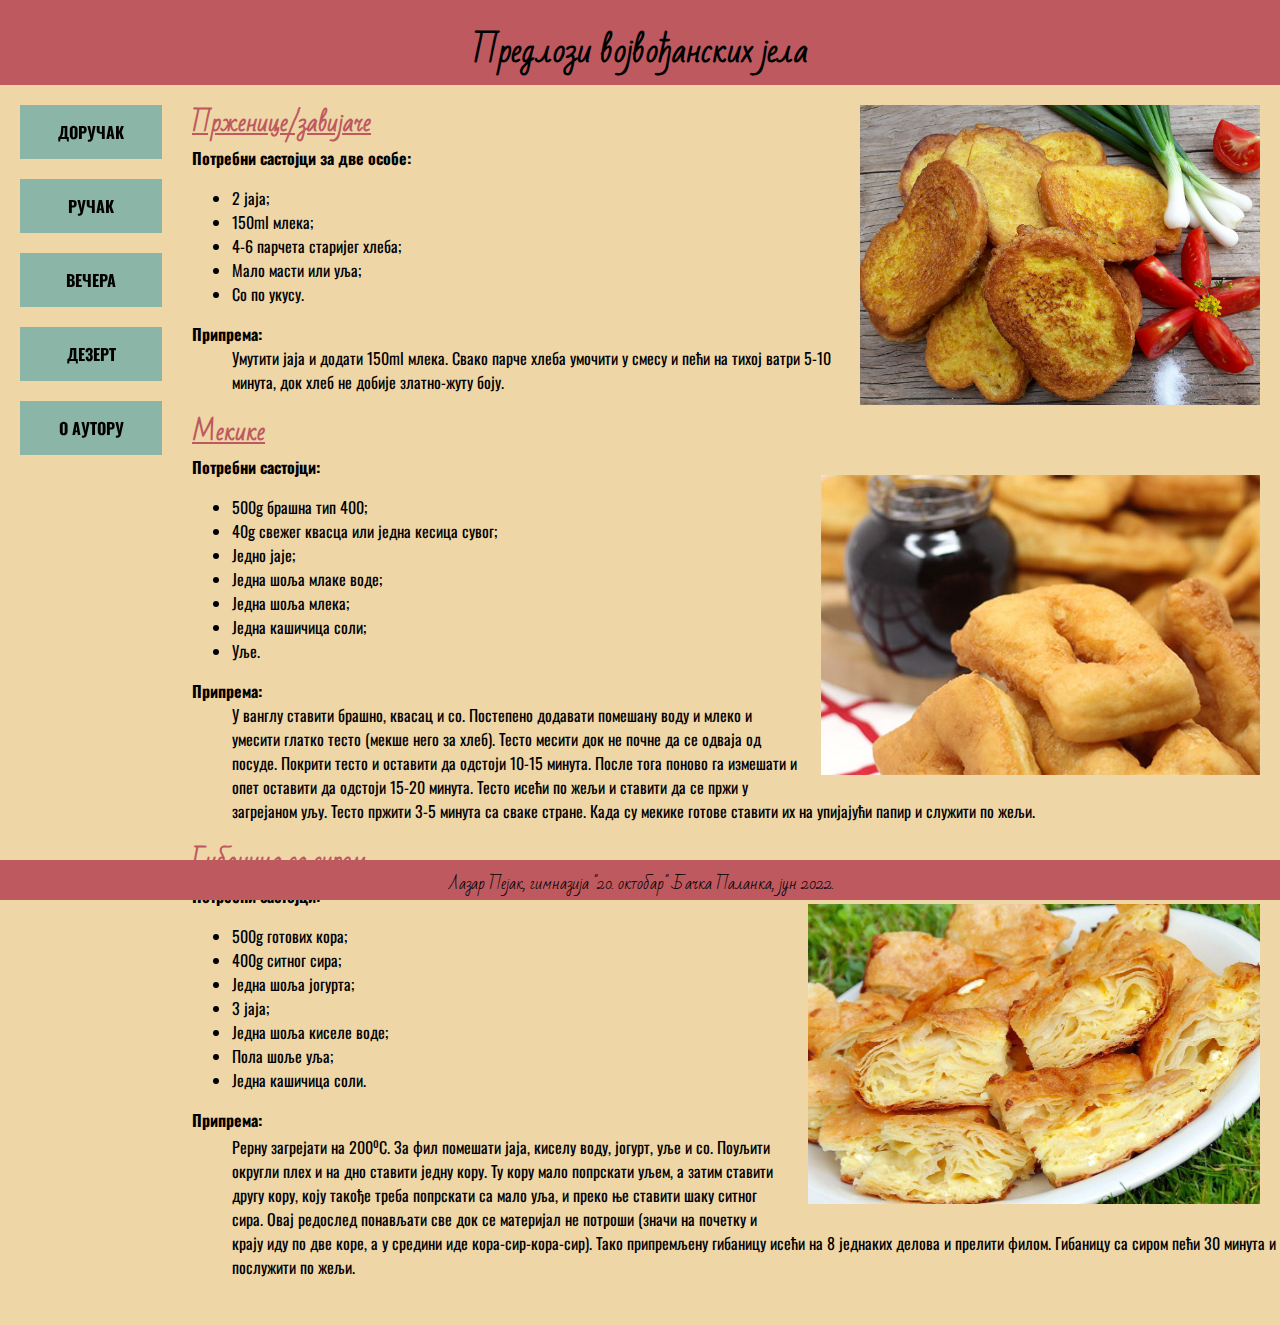
<file: index.html>
<!DOCTYPE html>
<html lang="sr">

<head>
    <meta charset="utf-8">
    <title>ДОРУЧАК</title>
    <link rel="stylesheet" href='stilovi.css'>
    <link rel="preconnect" href="https://fonts.googleapis.com">
<link rel="preconnect" href="https://fonts.gstatic.com" crossorigin>
<link href="https://fonts.googleapis.com/css2?family=Bad+Script&family=Oswald&display=swap" rel="stylesheet">
</head>

<body>
    <header>
        <h1 class="naslov">Предлози војвођанских јела</h1>
    </header>
    <nav>
        <ul>
            <li><a href="index.html">ДОРУЧАК</a></li>
            <li><a href="rucak.html">РУЧАК</a></li>
            <li><a href="vecera.html">ВЕЧЕРА</a></li>
            <li><a href="dezert-uzina.html">ДЕЗЕРТ</a></li>
            <li><a href="o_autoru.html">О АУТОРУ</a></li>
        </ul>
    </nav>
    <section>
        <img style="float: right; height: 300px; padding: 20px;" src="slike/przenice.jpg" alt="Прженице/завијаче">
        <h2>Прженице/завијаче</h2>

        <p><strong>Потребни састојци за две особе:</strong></p>

        <ul>
            <li>2 јаја;</li>
            <li>150ml млека;</li>
            <li>4-6 парчета старијег хлеба;</li>
            <li>Мало масти или уља;</li>
            <li>Со по укусу.</li>
        </ul>
        <dl>
        <dt><strong>Припрема:</strong></dt>
        <dd>Умутити јаја и додати 150ml млека. Свако парче хлеба умочити у смесу и пећи на тихој ватри 5-10 минута, док
            хлеб не добије златно-жуту боју.<dd>
        </dl>
        <h2>Мекике</h2>
        <img style="float: right; height: 300px; padding: 20px;" src="slike/mekike.jpg" alt="Мекике">
        <p><strong>Потребни састојци:</strong></p>
        <ul>
            <li>500g брашна тип 400;</li>
            <li>40g свежег квасца или једна кесица сувог;</li>
            <li>Једно јаје;</li>
            <li>Једна шоља млаке воде;</li>
            <li>Једна шоља млека;</li>
            <li>Једна кашичица соли;</li>
            <li>Уље.</li>
        </ul>
        <dl>
        <dt><strong>Припрема:</strong></dt>
        <dd>У ванглу ставити брашно, квасац и со. Постепено додавати помешану воду и млеко и умесити глатко тесто (мекше
            него за хлеб). Тесто месити док не почне да се одваја од посуде. Покрити тесто и оставити да одстоји 10-15
            минута. После тога поново га измешати и опет оставити да одстоји 15-20 минута. Тесто исећи по жељи и ставити
            да се пржи у загрејаном уљу. Тесто пржити 3-5 минута са сваке стране. Када су мекике готове ставити их на
            упијајући папир и служити по жељи.</dd>
        </dl>
        <h2>Гибаница са сиром</h2>
        <img style="float: right; height: 300px; padding: 20px;" src="slike/gibanica sa sirom.jpg" alt="Гибаница са сиром">
        <p><strong>Потребни састојци:</strong></p>
        <ul>
            <li>500g готових кора;</li>
            <li>400g ситног сира;</li>
            <li>Једна шоља јогурта;</li>
            <li>3 јаја;</li>
            <li>Једна шоља киселе воде;</li>
            <li>Пола шоље уља;</li>
            <li>Једна кашичица соли.</li>
        </ul>
        <dl>
        <dt><strong>Припрема:</strong></dt>
        <dd style="padding-bottom: 30px;">Рерну загрејати на 200<sup>o</sup>C. За фил помешати јаја, киселу воду, јогурт, уље и со. Поуљити округли плех и на дно
            ставити једну кору. Ту кору мало попрскати уљем, а затим ставити другу кору, коју такође треба попрскати са
            мало уља, и преко ње ставити шаку ситног сира. Овај редослед понављати све док се материјал не потроши
            (значи на почетку и крају иду по две коре, а у средини иде кора-сир-кора-сир). Тако припремљену гибаницу
            исећи на 8 једнаких делова и прелити филом. Гибаницу са сиром пећи 30 минута и послужити по жељи.</dd>
        </dl>
    </section>
    <footer>
        <p>Лазар Пејак, гимназија "20. октобар" Бачка Паланка, јун 2022.</p>
    </footer>
</body>

</html>
</file>
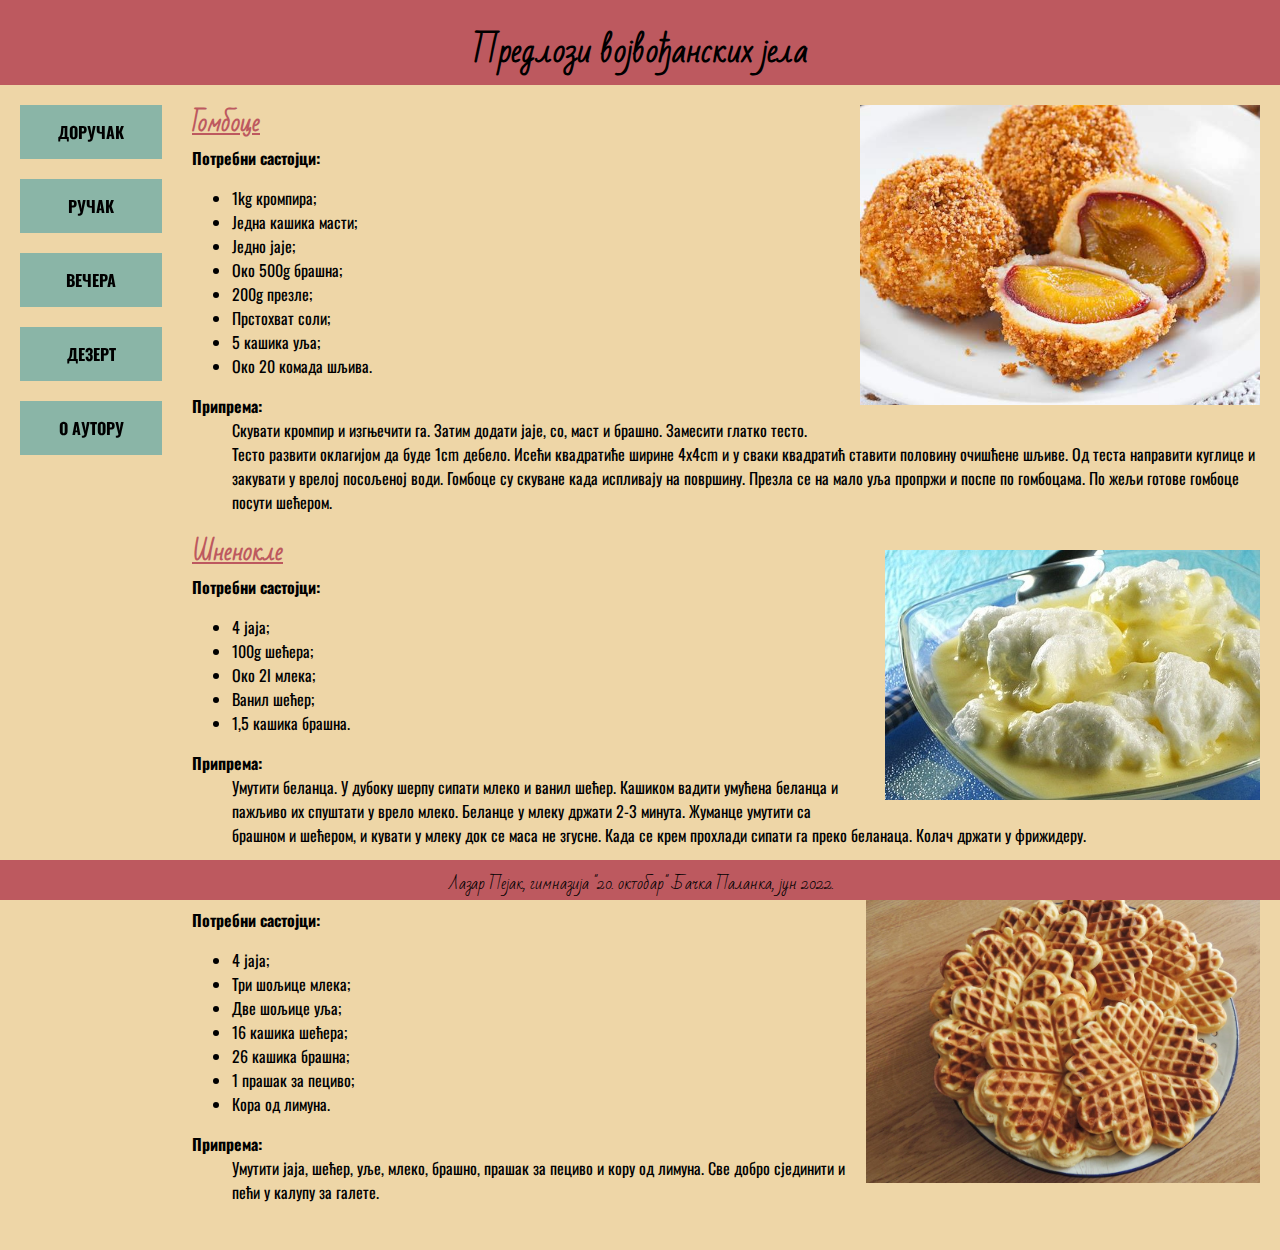
<file: dezert-uzina.html>
<!DOCTYPE html>
<html lang="sr">

<head>
    <meta charset="utf-8">
    <title>ДЕЗЕРТ</title>
    <link rel="stylesheet" href='stilovi.css'>
    <link rel="preconnect" href="https://fonts.googleapis.com">
    <link rel="preconnect" href="https://fonts.gstatic.com" crossorigin>
    <link href="https://fonts.googleapis.com/css2?family=Bad+Script&family=Oswald&display=swap" rel="stylesheet">
</head>

<body>
    <header>
        <h1 class="naslov">Предлози војвођанских јела</h1>
    </header>
    <nav>
        <ul>
            <li><a href="index.html">ДОРУЧАК</a></li>
            <li><a href="rucak.html">РУЧАК</a></li>
            <li><a href="vecera.html">ВЕЧЕРА</a></li>
            <li><a href="dezert-uzina.html">ДЕЗЕРТ</a></li>
            <li><a href="o_autoru.html">О АУТОРУ</a></li>
        </ul>
    </nav>
    <section>
        <img style="float: right; height: 300px; padding: 20px;" src="slike/gomboce.jpg" alt="Гомбоце">
        <h2>Гомбоце</h2>
        <p><strong>Потребни састојци:</strong></p>
        <ul>
            <li>1kg кромпира;</li>
            <li>Једна кашика масти;</li>
            <li>Једно јаје;</li>
            <li>Око 500g брашна;</li>
            <li>200g презле;</li>
            <li>Прстохват соли;</li>
            <li>5 кашика уља;</li>
            <li>Око 20 комада шљива.</li>
        </ul>
        <dl>
            <dt><strong>Припрема:</strong></dt>
            <dd>Скувати кромпир и изгњечити га. Затим додати јаје, со, маст и брашно. Замесити глатко тесто. Тесто
                развити оклагијом да буде 1cm дебело. Исећи квадратиће ширине 4x4cm и у сваки квадратић ставити половину
                очишћене шљиве. Од теста направити куглице и закувати у врелој посољеној води. Гомбоце су скуване када
                испливају на површину. Презла се на мало уља пропржи и поспе по гомбоцама. По жељи готове гомбоце посути
                шећером.</dd>
        </dl>
        <img style="float: right; height: 250px; padding: 20px;" src="slike/šnenokle.jpg" alt="Шненокле">
        <h2>Шненокле</h2>
        <p><strong>Потребни састојци:</strong></p>
        <ul>
            <li>4 јаја;</li>
            <li>100g шећера;</li>
            <li>Око 2l млека;</li>
            <li>Ванил шећер;</li>
            <li>1,5 кашика брашна.</li>
        </ul>
        <dl>
            <dt><strong>Припрема:</strong></dt>
            <dd>Умутити беланца. У дубоку шерпу сипати млеко и ванил шећер. Кашиком вадити умућена беланца и пажљиво их
                спуштати у врело млеко. Беланце у млеку држати 2-3 минута. Жуманце умутити са брашном и шећером, и
                кувати у млеку док се маса не згусне. Када се крем прохлади сипати га преко беланаца. Колач држати у
                фрижидеру.</dd>
        </dl>
        <img style="float: right; height: 300px; padding: 20px;" src="slike/bakin kolač.jpg" alt="Бакин колач">
        <h2>Бакин колач</h2>
        <p><strong>Потребни састојци:</strong></p>
        <ul>
            <li>4 јаја;</li>
            <li>Три шољице млека;</li>
            <li>Две шољице уља;</li>
            <li>16 кашика шећера;</li>
            <li>26 кашика брашна;</li>
            <li>1 прашак за пециво;</li>
            <li>Кора од лимуна.</li>
        </ul>
        <dl>
            <dt><strong>Припрема:</strong></dt>
            <dd style="padding-bottom: 30px;">Умутити јаја, шећер, уље, млеко, брашно, прашак за пециво и кору од лимуна. Све добро сјединити и
                пећи у калупу за галете.</dd>
        </dl>
    </section>
    <footer>
        <p>Лазар Пејак, гимназија "20. октобар" Бачка Паланка, јун 2022.</p>
    </footer>
</body>

</html>
</file>
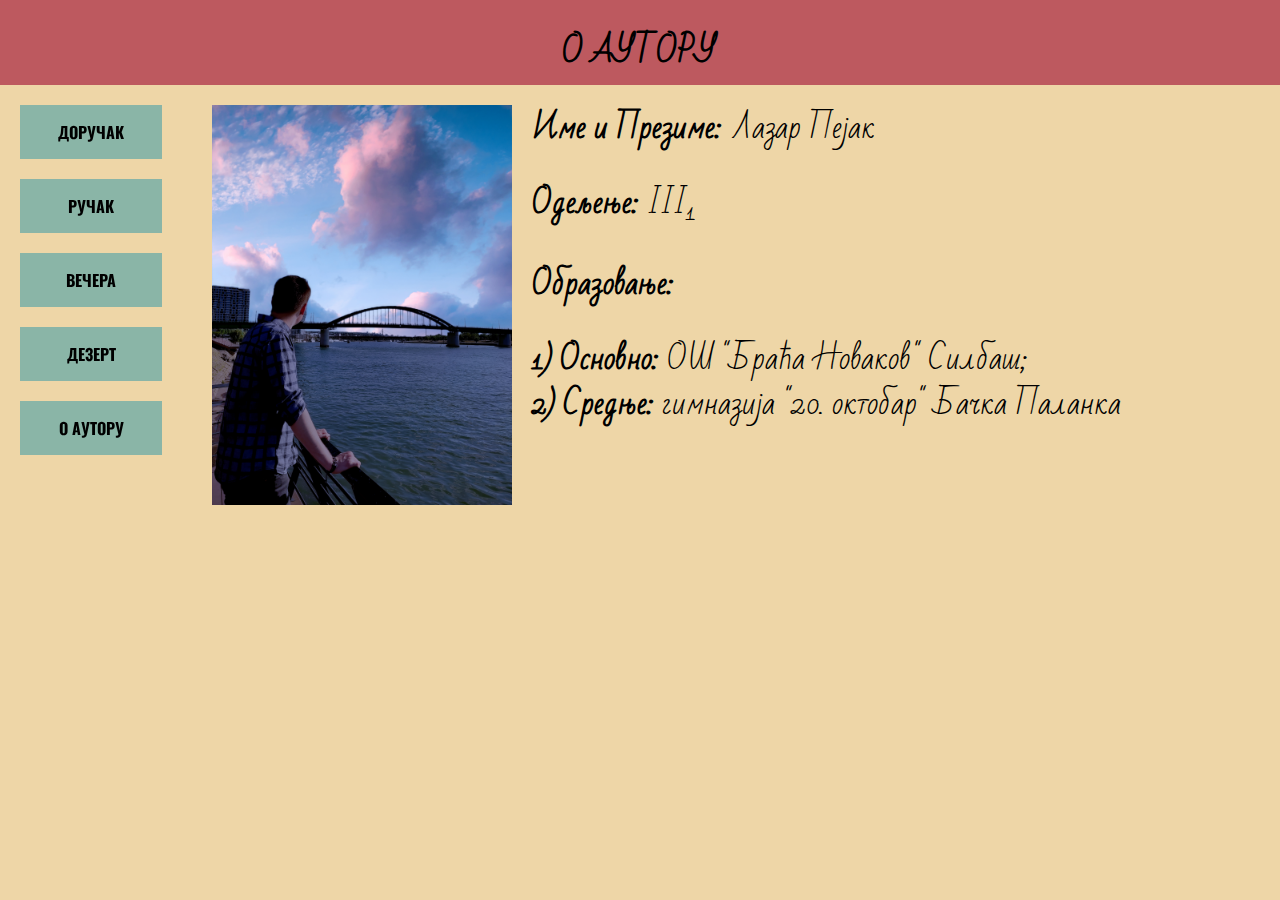
<file: o_autoru.html>
<!DOCTYPE html>
<html lang="sr">

<head>
    <meta charset="utf-8">
    <title>О АУТОРУ</title>
    <link rel="stylesheet" href='stilovi.css'>
    <link rel="preconnect" href="https://fonts.googleapis.com">
<link rel="preconnect" href="https://fonts.gstatic.com" crossorigin>
<link href="https://fonts.googleapis.com/css2?family=Bad+Script&family=Oswald&display=swap" rel="stylesheet">
</head>
<head>
<body>
    <header>
        <h1 class="naslov">О АУТОРУ</h1>
    </header>
    <nav>
        <ul>
            <li><a href="index.html">ДОРУЧАК</a></li>
            <li><a href="rucak.html">РУЧАК</a></li>
            <li><a href="vecera.html">ВЕЧЕРА</a></li>
            <li><a href="dezert-uzina.html">ДЕЗЕРТ</a></li>
            <li><a href="o_autoru.html">О АУТОРУ</a></li>
        </ul>
    </nav>
    <section>
        <img style="float: left; height: 400px; padding: 20px;" src="slike/mojaslika.jpg" alt="Слика аутора">
        <div class="podaci">
        <p><strong>Име и Презиме:</strong> Лазар Пејак</p>
        <p><strong>Одељење:</strong> III<sub>1</sub></p>        
        <p><strong>Образовање:</strong></p> 
        <p><strong>1) Основно:</strong> ОШ "Браћа Новаков" Силбаш;<br>
            <strong>2) Средње:</strong> гимназија "20. октобар" Бачка Паланка</p>

        </div>
    </section>
</body>
</html>
</file>
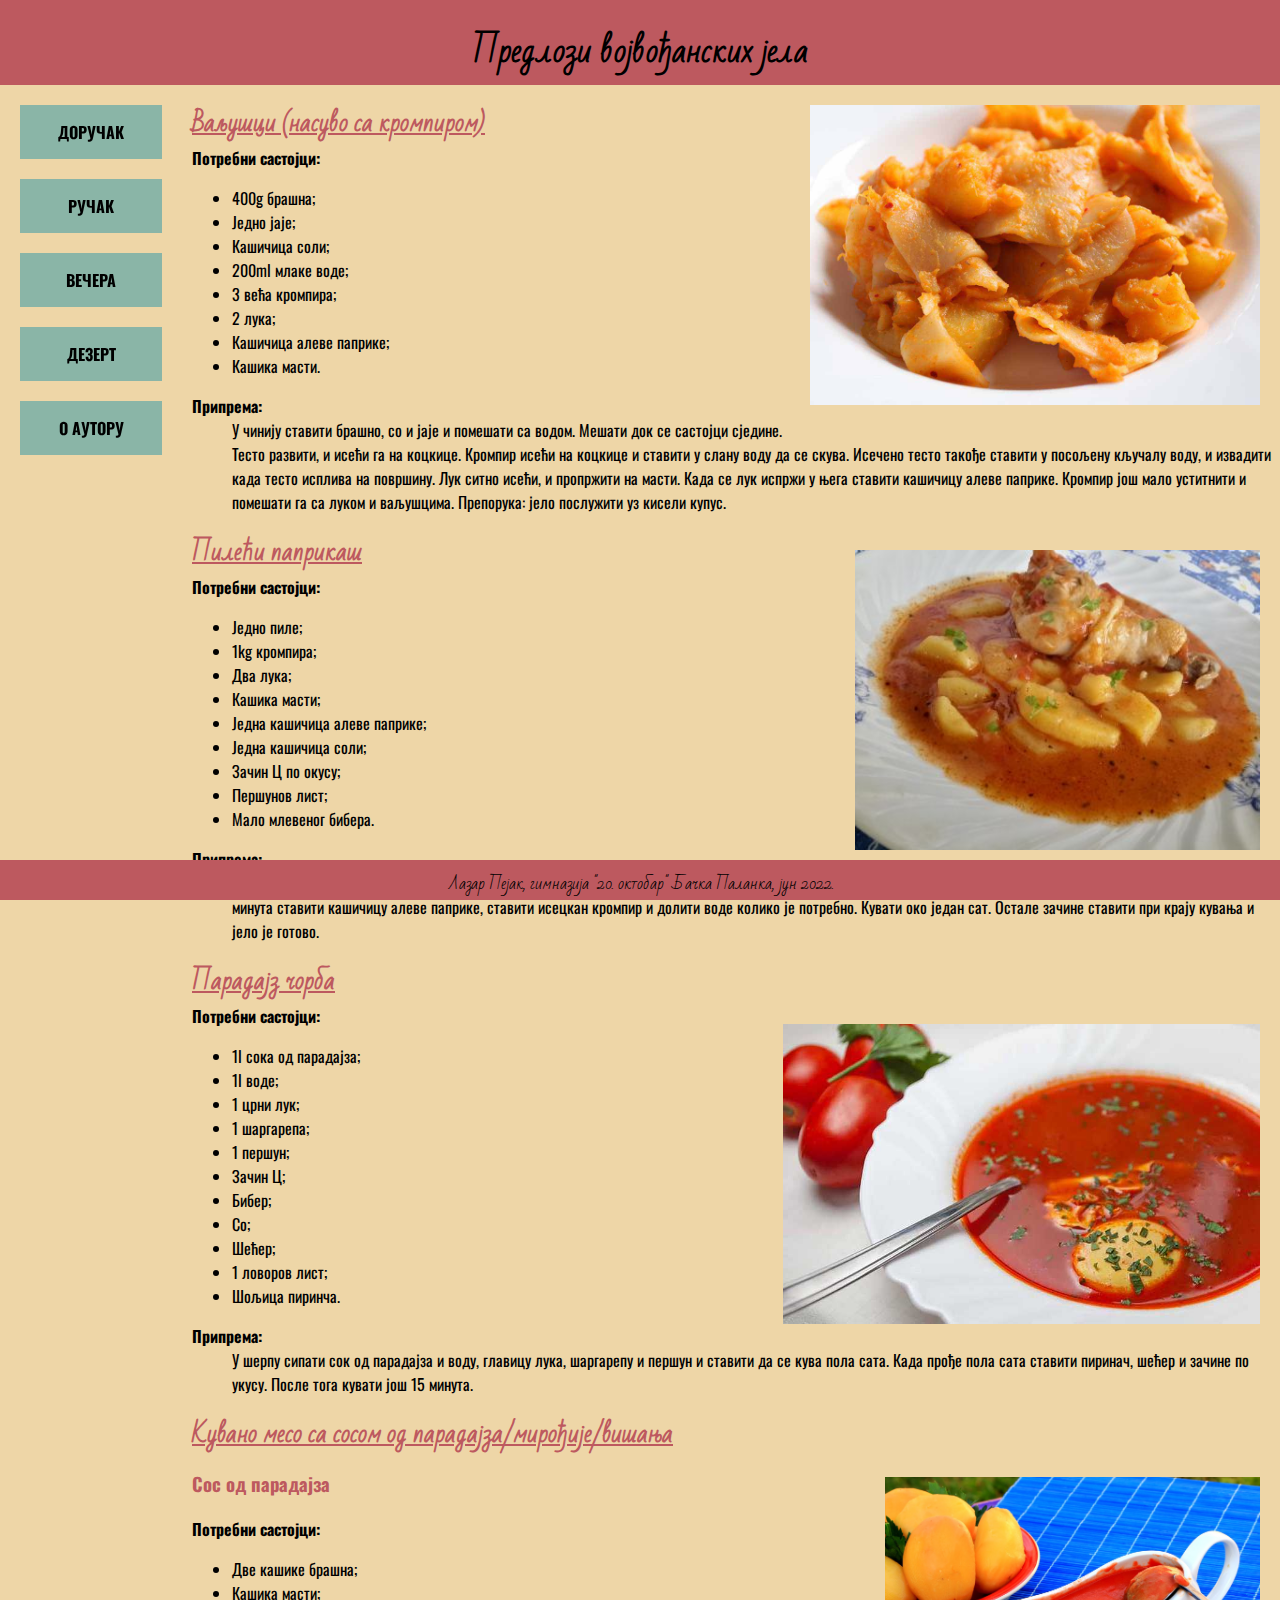
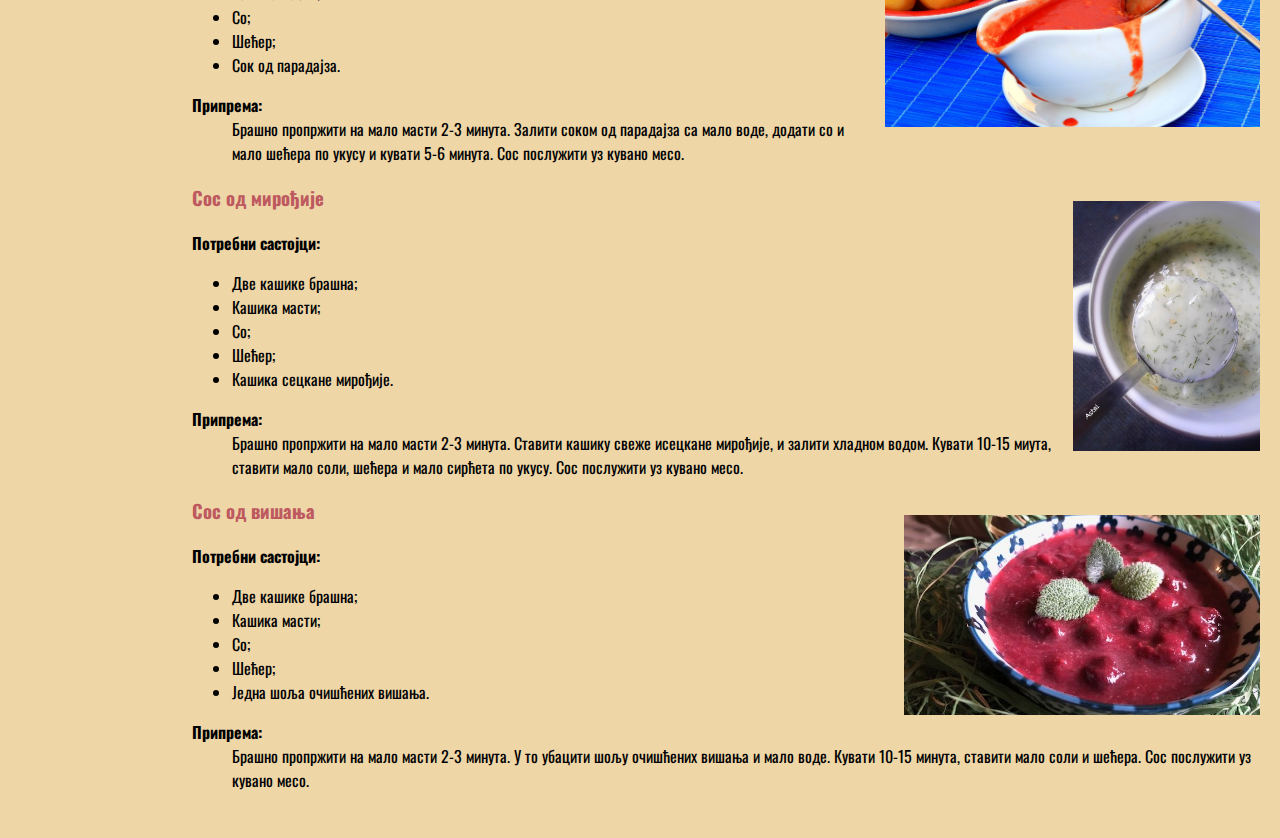
<file: rucak.html>
<!DOCTYPE html>
<html lang="sr">

<head>
    <meta charset="utf-8">
    <title>РУЧАК</title>
    <link rel="stylesheet" href='stilovi.css'>
    <link rel="preconnect" href="https://fonts.googleapis.com">
<link rel="preconnect" href="https://fonts.gstatic.com" crossorigin>
<link href="https://fonts.googleapis.com/css2?family=Bad+Script&family=Oswald&display=swap" rel="stylesheet">
</head>

<body>
    <header>
        <h1 class="naslov">Предлози војвођанских јела</h1>
    </header>
    <nav>
        <ul>
            <li><a href="index.html">ДОРУЧАК</a></li>
            <li><a href="rucak.html">РУЧАК</a></li>
            <li><a href="vecera.html">ВЕЧЕРА</a></li>
            <li><a href="dezert-uzina.html">ДЕЗЕРТ</a></li>
            <li><a href="o_autoru.html">О АУТОРУ</a></li>
        </ul>
    </nav>
    <section>
        <img style="float: right; height: 300px; padding: 20px;" src="slike/valjusci.jpg" alt="Ваљушци">
        <h2>Ваљушци (насуво са кромпиром)</h2>
        <p><strong>Потребни састојци:</strong></p>
        <ul>
            <li>400g брашна;</li>
            <li>Једно јаје;</li>
            <li>Кашичица соли;</li>
            <li>200ml млаке воде;</li>
            <li>3 већа кромпира;</li>
            <li>2 лука;</li>
            <li>Кашичица алеве паприке;</li>
            <li>Кашика масти.</li>
        </ul>
        <dl>
            <dt><strong>Припрема:</strong></dt>
            <dd>У чинију ставити брашно, со и јаје и помешати са водом. Мешати док се састојци сједине. Тесто развити, и
                исећи га на коцкице. Кромпир исећи на коцкице и ставити у слану воду да се скува. Исечено тесто такође ставити
                у посољену кључалу воду, и извадити када тесто исплива на површину. Лук ситно исећи, и пропржити
                на масти. Када се лук испржи у њега ставити кашичицу алеве паприке. Кромпир још мало уститнити и
                помешати га са луком и ваљушцима.
                Препорука: јело послужити уз кисели купус.</dd>
        </dl>
        <img style="float: right; height: 300px; padding: 20px;" src="slike/paprikas.jpg" alt="Паприкаш">
        <h2>Пилећи паприкаш</h2>
        
        <p><strong>Потребни састојци:</strong></p>
        <ul>
            <li>Једно пиле;</li>
            <li>1kg кромпира;</li>
            <li>Два лука;</li>
            <li>Кашика масти;</li>
            <li>Једна кашичица алеве паприке;</li>
            <li>Једна кашичица соли;</li>
            <li>Зачин Ц по окусу;</li>
            <li>Першунов лист;</li>
            <li>Мало млевеног бибера.</li>
        </ul>
        <dl>
            <dt><strong>Припрема:</strong></dt>
            <dd>Очишћено пиле исећи на комаде. Пропржити ситно исецкан црни лук, додати месо, осолити и додати чашу
                воде. Динстати уз повремено доливање воде. После 10-15 минута ставити кашичицу алеве паприке, ставити
                исецкан кромпир и долити воде колико је потребно. Кувати око један сат. Остале зачине ставити при крају
                кувања и јело је готово.</dd>
        </dl>
        
        <h2>Парадајз чорба</h2>
        <img style="float: right; height: 300px; padding: 20px;" src="slike/paradajz-corba.jpg" alt="Парадајз чорба">
        <p><strong>Потребни састојци:</strong></p>
        <ul>
            <li>1l сока од парадајза;</li>
            <li>1l воде;</li>
            <li>1 црни лук;</li>
            <li>1 шаргарепа;</li>
            <li>1 першун;</li>
            <li>Зачин Ц;</li>
            <li>Бибер;</li>
            <li>Со;</li>
            <li>Шећер;</li>
            <li>1 ловоров лист;</li>
            <li>Шољица пиринча.</li>
        </ul>
        <dl>
            <dt><strong>Припрема:</strong><dt>
            <dd>У шерпу сипати сок од парадајза и воду, главицу лука, шаргарепу и першун и ставити да се кува пола сата.
                Када прође пола сата ставити пиринач, шећер и зачине по укусу. После тога кувати још 15 минута. </dd>
        </dl>
        <h2>Кувано месо са сосом од парадајза/мирођије/вишања</h2>
        <img style="float: right; height: 250px; padding: 20px;" src="slike/Sos od paradajza.jpg" alt="Сос од парадајза">
        <h3>Сос од парадајза</h3>
        <p><strong>Потребни састојци:</strong></p>
        <ul>
            <li>Две кашике брашна;</li>
            <li>Кашика масти;</li>
            <li>Со;</li>
            <li>Шећер;</li>
            <li>Сок од парадајза.</li>
        </ul>
        <dl>
            <dt><strong>Припрема:</strong></dt>
            <dd>Брашно пропржити на мало масти 2-3 минута. Залити соком од парадајза са мало воде, додати со и мало
                шећера по укусу и кувати 5-6 минута. Сос послужити уз кувано месо.</dd>
        </dl>
        <img style="float: right; height: 250px; padding: 20px;" src="slike/sos od mirođije.jpg" alt="Сос од мирођије">
        <h3>Сос од мирођије</h3>
        <p><strong>Потребни састојци:</strong></p>
        <ul>
            <li>Две кашике брашна;</li>
            <li>Кашика масти;</li>
            <li>Со;</li>
            <li>Шећер;</li>
            <li>Кашика сецкане мирођије.</li>
        </ul>
        <dl>
            <dt><strong>Припрема:</strong></dt>
            <dd>Брашно пропржити на мало масти 2-3 минута. Ставити кашику свеже исецкане мирођије, и залити хладном
                водом. Кувати 10-15 миута, ставити мало соли, шећера и мало сирћета по укусу. Сос послужити уз кувано
                месо.</dd>
        </dl>
        <img style="float: right; height: 200px; padding: 20px;" src="slike/sos od višanja.jpg" alt="Сос од вишања">
        <h3>Сос од вишања</h3>
        <p><strong>Потребни састојци:</strong></p>
        <ul>
            <li>Две кашике брашна;</li>
            <li>Кашика масти;</li>
            <li>Со;</li>
            <li>Шећер;</li>
            <li>Једна шоља очишћених вишања.</li>
        </ul>
        <dl>
            <dt><strong>Припрема:</strong></dt>
            <dd style="padding-bottom: 30px;">Брашно пропржити на мало масти 2-3 минута. У то убацити шољу очишћених вишања и мало воде. Кувати 10-15
                минута, ставити мало соли и шећера. Сос послужити уз кувано месо.</dd>
        </dl>
    </section>
    <footer>
        <p>Лазар Пејак, гимназија "20. октобар" Бачка Паланка, јун 2022.</p>
    </footer>
</body>
</file>
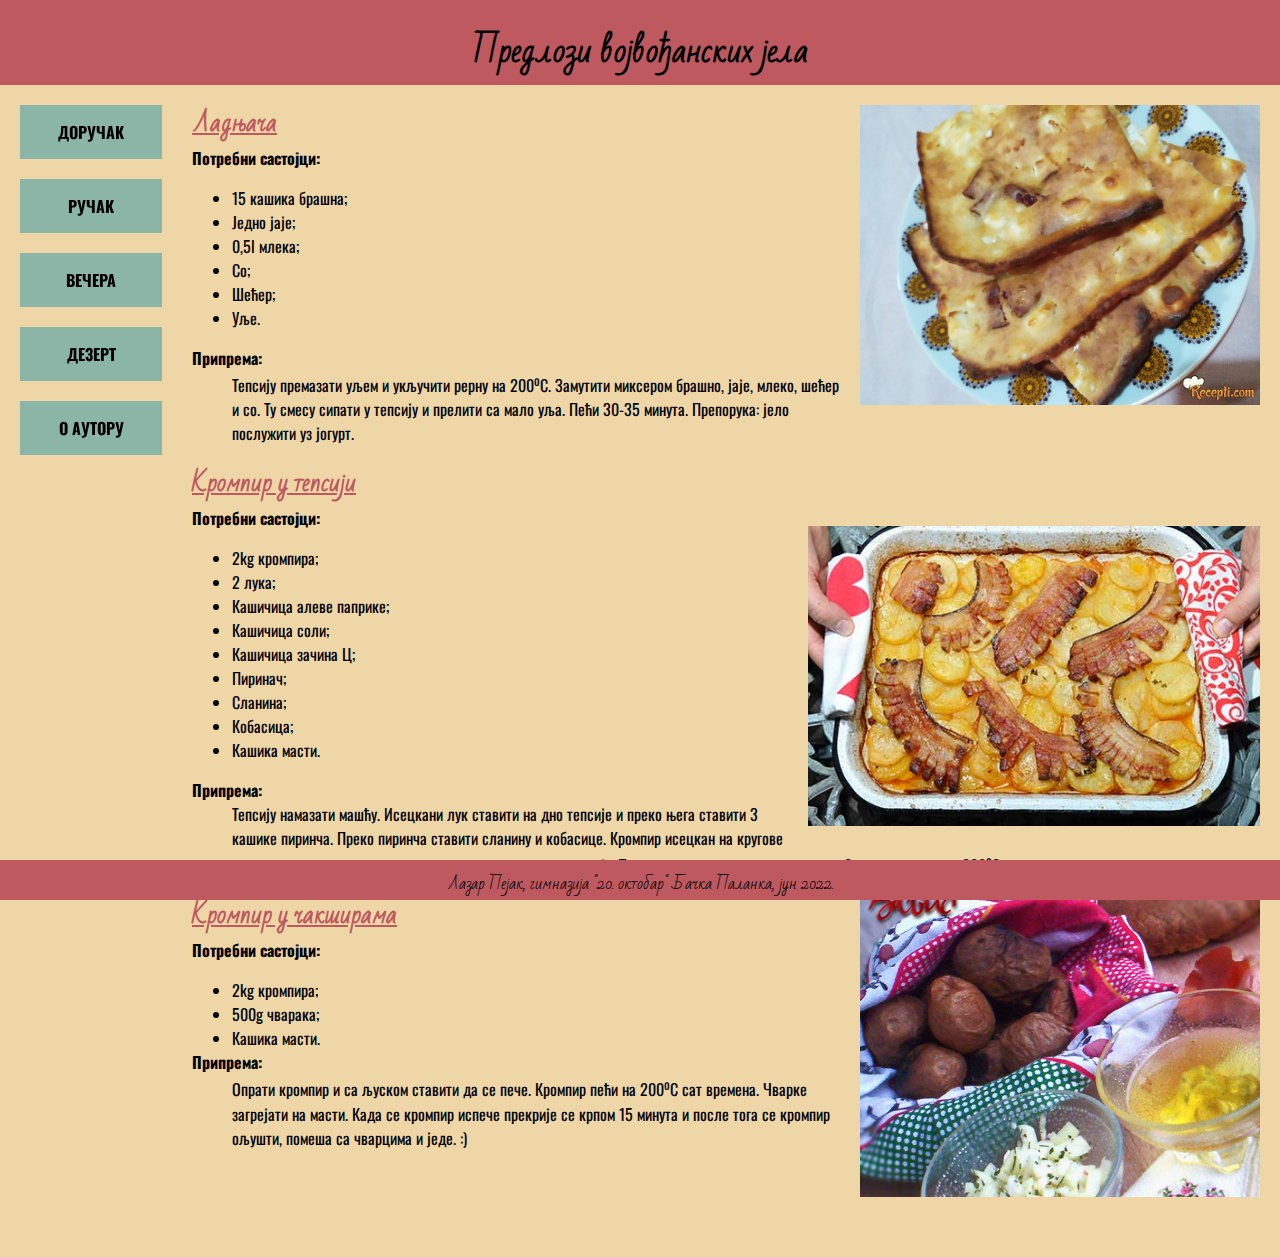
<file: vecera.html>
<!DOCTYPE html>
<html lang="sr">

<head>
    <meta charset="utf-8">
    <title>ВЕЧЕРА</title>
    <link rel="stylesheet" href='stilovi.css'>
    <link rel="preconnect" href="https://fonts.googleapis.com">
    <link rel="preconnect" href="https://fonts.gstatic.com" crossorigin>
    <link href="https://fonts.googleapis.com/css2?family=Bad+Script&family=Oswald&display=swap" rel="stylesheet">

</head>

<body>
    <header>
        <h1 class="naslov">Предлози војвођанских јела</h1>
    </header>
    <nav>
        <ul>
            <li><a href="index.html">ДОРУЧАК</a></li>
            <li><a href="rucak.html">РУЧАК</a></li>
            <li><a href="vecera.html">ВЕЧЕРА</a></li>
            <li><a href="dezert-uzina.html">ДЕЗЕРТ</a></li>
            <li><a href="o_autoru.html">О АУТОРУ</a></li>
        </ul>
    </nav>
    <section>
        <img style="float: right; height: 300px; padding: 20px;" src="slike/ladnjača.jpg" alt="Ладњача">
        <h2>Ладњача</h2>
        <p><strong>Потребни састојци:</strong></p>
        <ul>
            <li>15 кашика брашна;</li>
            <li>Једно јаје;</li>
            <li>0,5l млека;</li>
            <li>Со;</li>
            <li>Шећер;</li>
            <li>Уље.</li>
        </ul>
        <dl>
            <dt><strong>Припрема:</strong></dt>
            <dd>Тепсију премазати уљем и укључити рерну на 200<sup>о</sup>C. Замутити миксером брашно, јаје, млеко, шећер и со. Ту
                смесу сипати у тепсију и прелити са мало уља. Пећи 30-35 минута.
                Препорука: јело послужити уз јогурт.</dd>
        </dl>
        <h2>Кромпир у тепсији</h2>
        <img style="float: right; height: 300px; padding: 20px;" src="slike/krompirutepsiji.jpg" alt="Кромпир у тепсији">
        <p><strong>Потребни састојци:</strong></p>
        <ul>
            <li>2kg кромпира;</li>
            <li>2 лука;</li>
            <li>Кашичица алеве паприке;</li>
            <li>Кашичица соли;</li>
            <li>Кашичица зачина Ц;</li>
            <li>Пиринач;</li>
            <li>Сланина;</li>
            <li>Кобасица;</li>
            <li>Кашика масти.</li>
        </ul>
        <dl>
            <dt><strong>Припрема: </strong></dt>
            <dd>Тепсију намазати машћу. Исецкани лук ставити на дно тепсије и преко њега ставити 3 кашике пиринча. Преко
                пиринча ставити сланину и кобасице. Кромпир исецкан на кругове измешати са алевом паприком и зачинима, и
                ставити у тепсију. Преко свега тога сипати шољу воде. Ставити у рерну на 200<sup>о</sup>C око сат времена.
            </dd>
            <img style="float: right; height: 300px; padding: 20px; margin-bottom: 40px;" src="slike/krompiručakširama.jpeg" alt="Кромпир у чакширама">
            <h2>Кромпир у чакширама</h2>
            <p><strong>Потребни састојци:</strong></p>
            <ul>
                <li>2kg кромпира;</li>
                <li>500g чварака;</li>
                <li>Кашика масти.</li>
            </ul>
            <dl>
                <dt><strong>Припрема:</strong></dt>
                <dd style="padding-bottom: 30px;" >Опрати кромпир и са љуском ставити да се пече. Кромпир пећи на 200<sup>о</sup>C сат времена. Чварке загрејати
                    на масти. Када се кромпир испече прекрије се крпом 15 минута и после тога се кромпир ољушти, помеша
                    са чварцима и једе. :)</dd>
            </dl>
    </section>
    <footer>
        <p>Лазар Пејак, гимназија "20. октобар" Бачка Паланка, јун 2022.</p>
    </footer>
</body>

</html>
</file>
<file: stilovi.css>
body {
  
    margin: 0;
    padding: 0;
    font-family: 'Oswald', sans-serif;
    background-color: #EED6A7;

  }
  header {
    height: 85px;
    font-family: 'lobster', cursive;
    background-color: #BD595F;
  }
  
  
  .naslov {
    border: 0px;
    margin: 0px;
    text-align: center;
    padding-top: 20px;
    font-size: 2em;
    color: black;
    font-family: 'Bad Script', cursive;
  }
  nav {
    float: left;
    width: 15%;
    position: fixed;
  }
  
  nav ul {
    list-style-type: none;
    width: 95%;
    margin: 0px;
    padding: 0px;
    
  }
  nav ul li {
    font-size:medium;
    margin: 20px;
    padding: 15px;
    background:  #8AB5A7;
    text-align:center;
    
  }
  
  
  
  nav a {
    color: black;
    font-weight: bolder;
    text-decoration: none;
  }
  
  nav a:hover {
    color: #BD595F;
  }
  section {
    line-height: 1.5;
    float: right;
    width: 85%;
  }
  
  section h2 {
    margin-bottom: 5px;
  }
  
  section p {
    margin-top: 0px;
    padding-top: 0px
  }
  footer {
    height: 40px;
    width: 100%;
    background-color: #BD595F;
    text-align: center;
    bottom: 0;
    position: fixed;
    
  }
  
  footer p {
    font: black;
    margin: 0px;
    padding-top: 8px;
    font-family: 'Bad Script', cursive;
  }
  h2 {
    font-family: 'Bad Script', cursive;
    color: #BD595F;
    text-decoration: underline;
  }
  h3 {
    color: #BD595F;
  }
  .podaci {
    font-family: 'Bad Script', cursive;
    font-size: 30px;
    margin-top: 20px;
  }
</file>
